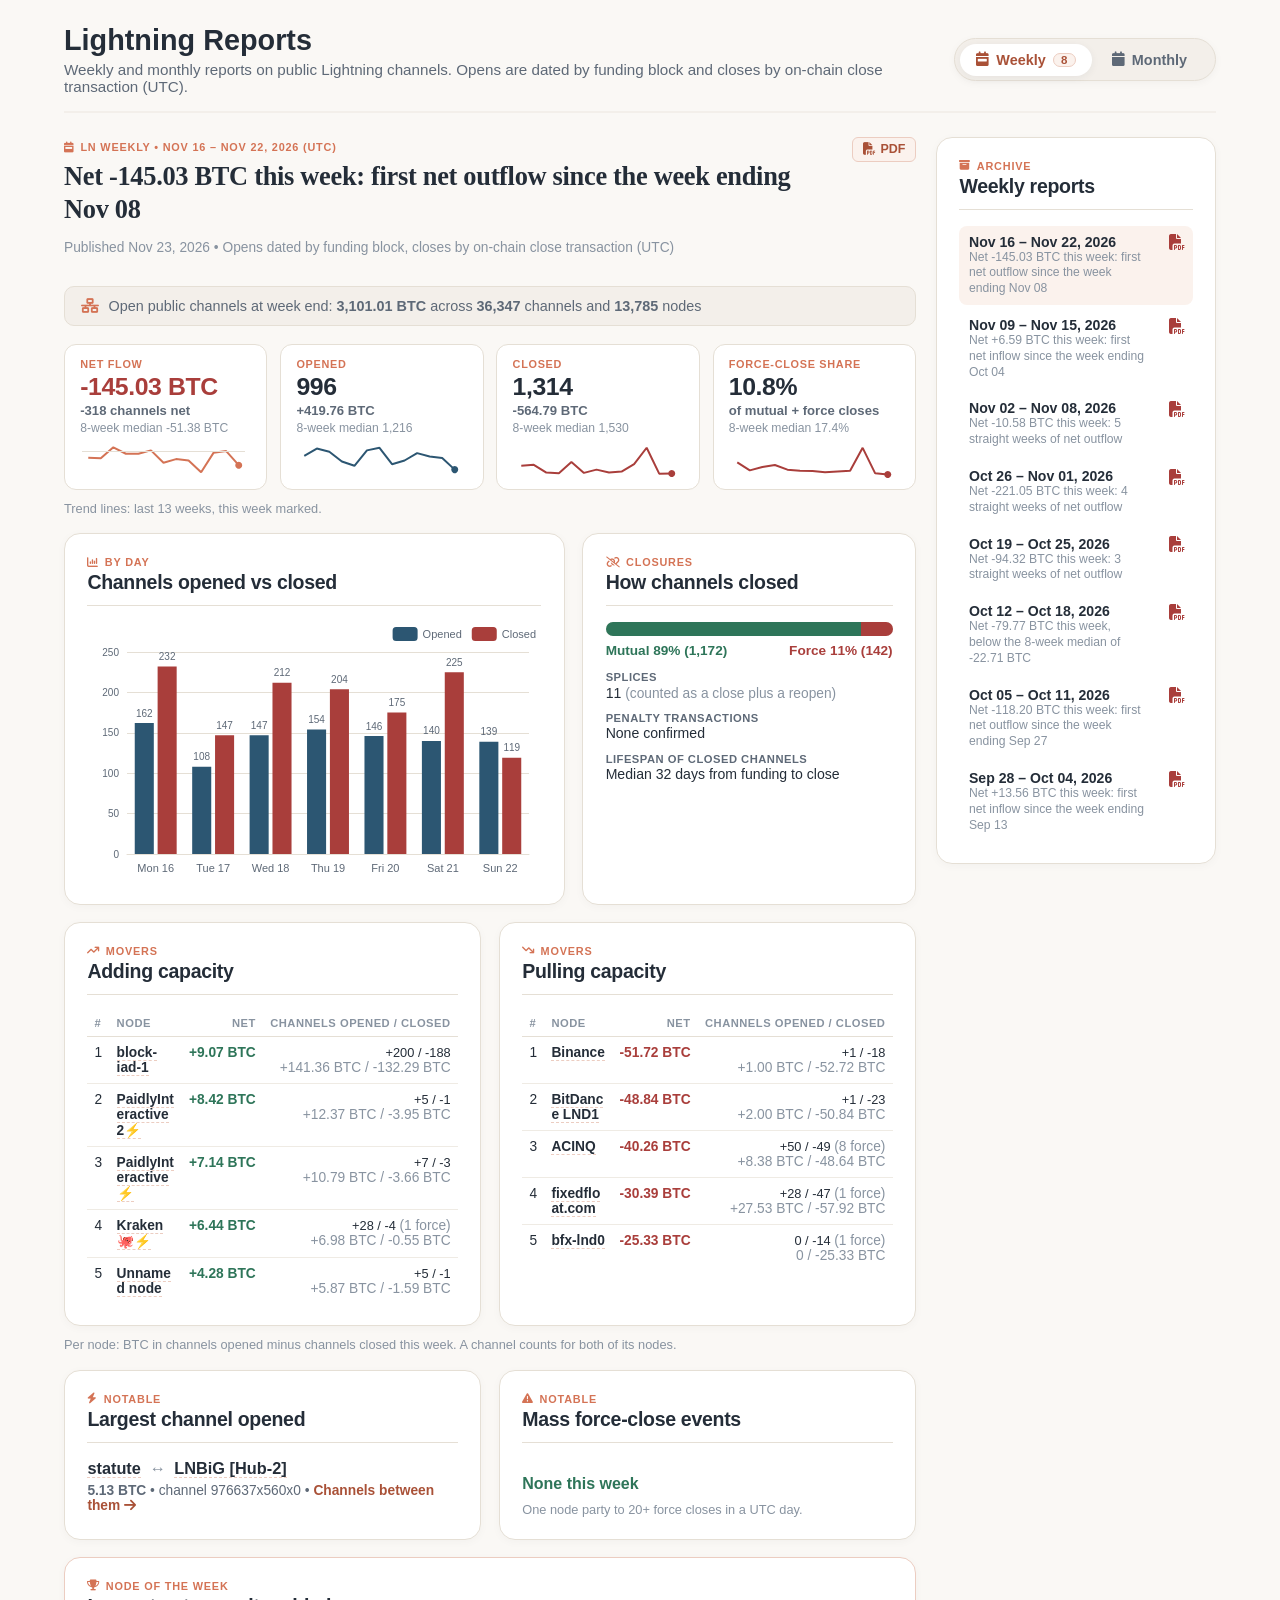
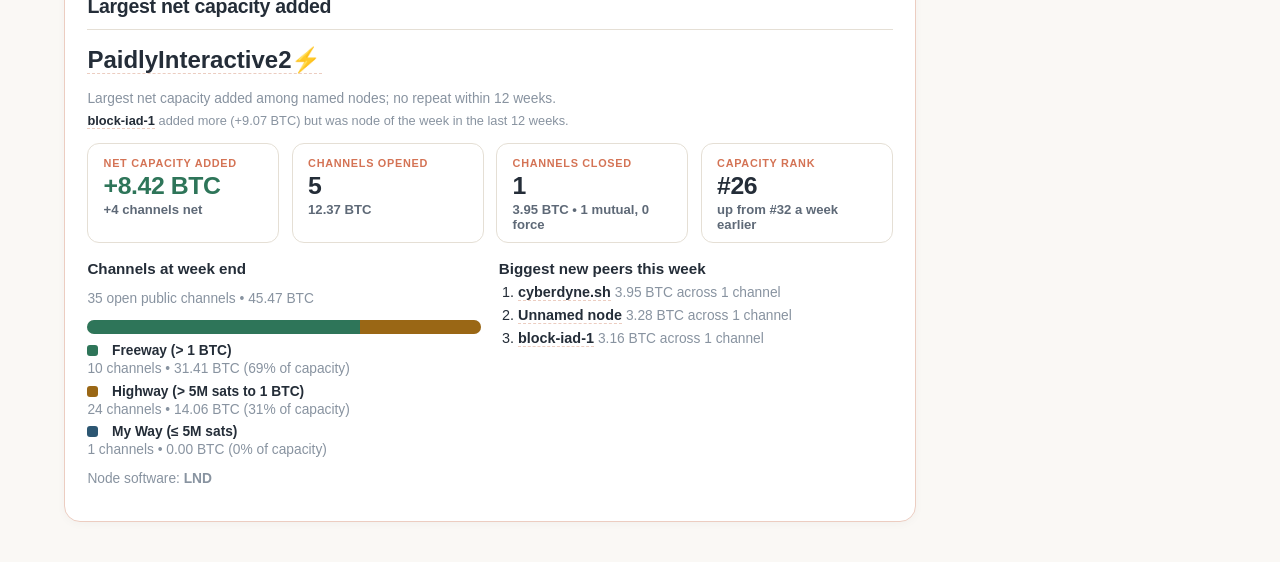
<file: reports.html>
<!DOCTYPE html>
<html lang="en">

<head>
    <meta charset="UTF-8">
    <meta name="viewport" content="width=device-width, initial-scale=1.0">
    <title>Lightning Reports — Weekly &amp; Monthly | Plebdashboard</title>
    <meta name="description" content="Weekly and monthly reports on public Lightning Network channels: opens, closes, net capacity, close types, movers and node of the week, from on-chain data. Full archive.">

    <!-- Bitcoin Data Labs styles -->
    <link rel="stylesheet" href="https://bitcoindatalabs.org/styles/styles.css" onerror="this.onerror=null;this.href='https://sorukumar.github.io/Bitcoin-Data-Labs/styles/styles.css'">
    <link rel="stylesheet" href="https://cdnjs.cloudflare.com/ajax/libs/font-awesome/6.5.1/css/all.min.css">
    <link rel="stylesheet" href="styles/main.css">
    <link rel="stylesheet" href="styles/components.css">
    <link rel="stylesheet" href="styles/ln-reports.css?v=3">
    <script src="scripts/vendor/echarts-5.5.0.min.js"></script>
</head>

<!--
    Lightning Reports: LN Weekly + LN Monthly, latest and archive.
    Data: data/reports/manifest.json + data/reports/{weekly,monthly}/<id>.json, written by
    python/automation/shared/lightning/report_snapshots.py when a report is published. This page only renders them.
    Permalinks: reports.html?weekly=<week-end YYYY-MM-DD> | reports.html?monthly=<YYYY-MM>.
    body[data-loaded] is "true" once the requested report has rendered (data-report-id names it), "error" otherwise.
    There is no fallback data: if a file fails to load, the page says so.
-->
<body class="has-fixed-header" data-loaded="false">
    <div id="header"></div>

    <div class="main-content">
        <div class="page-header-compact">
            <div class="page-header-main">
                <div class="page-title-group">
                    <h1>Lightning Reports</h1>
                    <p>Weekly and monthly reports on public Lightning channels. Opens are dated by funding block and closes by on-chain close transaction (UTC).</p>
                </div>
                <div class="rpt-tabs" role="tablist" aria-label="Report type">
                    <button type="button" class="rpt-tab" data-type="weekly" role="tab" aria-selected="false">
                        <i class="fas fa-calendar-week"></i> Weekly <span class="rpt-tab-count" data-count="weekly"></span>
                    </button>
                    <button type="button" class="rpt-tab" data-type="monthly" role="tab" aria-selected="false">
                        <i class="fas fa-calendar"></i> Monthly <span class="rpt-tab-count" data-count="monthly"></span>
                    </button>
                </div>
            </div>
        </div>

        <div class="rpt-layout">
            <main class="rpt-report" id="report" aria-live="polite">
                <div class="rpt-loading"><i class="fas fa-spinner fa-spin"></i> Loading report…</div>
            </main>
            <aside class="rpt-archive" aria-label="Report archive">
                <div class="home-card">
                    <div class="card-section-header">
                        <div class="section-title-wrap">
                            <span class="card-eyebrow"><i class="fas fa-box-archive"></i> Archive</span>
                            <h2 id="archiveTitle">Reports</h2>
                        </div>
                    </div>
                    <ol class="rpt-archive-list" id="archiveList"></ol>
                </div>
            </aside>
        </div>
    </div>

    <div id="footer"></div>

    <script src="https://bitcoindatalabs.org/components/app-components.js" onerror="this.onerror=null;this.src='https://sorukumar.github.io/Bitcoin-Data-Labs/components/app-components.js'"></script>
    <script src="scripts/app-config.js?v=3.7"></script>
    <script type="module" src="scripts/ln-reports.js?v=3"></script>
</body>

</html>
</file>
<file: styles/main.css>
:root {
    /* Brand Terracotta & Warmth (Artisanal, Organic Clay - Surgical Accent) */
    --primary: #D47355;             /* Refined Terracotta */
    --primary-hover: #BF6245;       /* Deepened Terracotta */
    --primary-dark: #A95137;        /* Hearth Terracotta */
    --primary-light: #FBF2ED;       /* Whisper Terracotta Tint */
    --primary-border: #ECCDC1;      /* Soft Terracotta Border */
    --primary-wash-hover: #F3E6DE;  /* Elevated Warm Wash on Hover */
    --accent-color: #D47355;

    /* Deep Ink & Slate (Authoritative, Literary Anthropic Structure) */
    --secondary: #242D38;           /* Deep Charcoal Slate */
    --secondary-hover: #182029;     /* Deep Ink Hover */
    --secondary-light: #F0F3F6;     /* Slate Mist Tint */

    /* Canvas & Surfaces (Warm Rice Paper, Ivory & Parchment) */
    --bg-primary: #FAF8F5;          /* Warm Alabaster Canvas */
    --bg-secondary: #F3EFEA;        /* Soft Warm Oatmeal Track */
    --bg-tertiary: #EAE4DC;         /* Muted Warm Stone Track */
    --surface: #FFFFFF;             /* Crisp Parchment Card */
    --surface-hover: #FDFCF9;       /* Card Hover Tint */

    /* Typography (Calm, Readable Ink) */
    --text-primary: #242D38;        /* Literary Deep Slate */
    --text-secondary: #5E6977;      /* Neutral Weathered Slate */
    --text-muted: #8893A0;          /* Soft Caption Grey */

    /* Borders & Dividers (Subtle, Natural Earth) */
    --border: #E5DFD5;
    --border-color: #E5DFD5;
    --border-subtle: #EFEBE4;

    /* Ghibli Botanical & Natural Accent Tones */
    --ghibli-sage: #2E7559;          /* Deep Forest Pine / Moss (Success / Active) */
    --ghibli-sage-bg: #EDF5F0;       /* Moss Mist Tint */
    --ghibli-sage-border: #D1E5D8;
    --ghibli-madder: #A93E3B;        /* Earthy Madder Red (Error / Decommissioned) */
    --ghibli-madder-bg: #FBEFEF;     /* Rose Mist Tint */
    --ghibli-amber: #9A6715;         /* Warm Harvest Straw / Gold (Rank 1 / Exchange) */
    --ghibli-amber-bg: #FEF7EA;
    --ghibli-amber-border: #F5E2B8;
    --ghibli-slate: #2C5672;         /* Twilight River Slate (Routing / Tech / Bridge) */
    --ghibli-slate-bg: #EDF3F7;
    --ghibli-slate-border: #D8E5EE;
    --ghibli-heather: #583F7A;       /* Heather Purple (LSP / Protocol) */
    --ghibli-heather-bg: #F2EEF8;
    --ghibli-heather-border: #E2D9EE;

    /* Semantic Status & Missing Variable Resolution */
    --error-color: var(--ghibli-madder);
    --success-color: var(--ghibli-sage);
    --accent-cool: var(--ghibli-slate);
    --bitcoin-orange: #D47355;

    /* Unified Channel Category Tokens (Freeway / Highway / My Way) */
    --cat-freeway: var(--ghibli-sage);
    --cat-freeway-bg: var(--ghibli-sage-bg);
    --cat-freeway-border: var(--ghibli-sage-border);
    --cat-highway: var(--ghibli-amber);
    --cat-highway-bg: var(--ghibli-amber-bg);
    --cat-highway-border: var(--ghibli-amber-border);
    --cat-myway: var(--ghibli-slate);
    --cat-myway-bg: var(--ghibli-slate-bg);
    --cat-myway-border: var(--ghibli-slate-border);

    /* Interaction & Control Tokens */
    --focus-ring: rgba(212, 115, 85, 0.2);
    --card-shadow-sm: 0 1px 3px rgba(42, 51, 66, 0.06);
    --card-shadow-md: 0 2px 8px rgba(42, 51, 66, 0.06);

    /* Container widths */
    --container-width: 90%;
    --max-content-width: 1200px;

    /* Semantic Header Overrides */
    --bdl-subnav-bg: var(--bg-primary);
}

/* Cleaner App Logo (No underlines) */
#header .app-name {
    text-decoration: none !important;
}

body {
    min-height: 100vh;
    display: flex;
    flex-direction: column;
    margin: 0;
    background: var(--bg-primary);
    color: var(--text-primary);
    font-family: -apple-system, BlinkMacSystemFont, 'Helvetica Neue', sans-serif;
}

.main-content {
    flex: 1;
    display: flex;
    flex-direction: column;
}

#footer {
    margin-top: auto;
}

/* Text Selection Rules */
* {
    user-select: text;
    pointer-events: auto;
}

button,
.btn,
.tab-btn,
.pagination-btn,
.view-btn,
.filter-preset,
.reset-btn,
.copy-btn,
.search-button,
.toggle-filters,
.sortable,
th.sortable,
.node-card:hover,
.suggestion-item,
.page-number {
    user-select: none;
}

a,
a *,
.info-item a,
.info-value a,
[href] {
    pointer-events: auto !important;
    user-select: text !important;
    cursor: pointer;
}

.info-grid,
.info-item,
.info-value,
.info-label,
.overview-section,
.node-pubkey,
.pubkey-display,
.channels-table td,
.channels-table th,
p,
span,
div:not(.btn):not(.button):not([role="button"]) {
    user-select: text !important;
    pointer-events: auto !important;
}

/* Birth transaction link styling */
.info-item a {
    color: var(--primary);
    text-decoration: underline;
    word-break: break-all;
}

.info-item a:hover {
    color: var(--primary-dark);
}

/* ==========================================================================
   HOMEPAGE HERO SECTION
   ========================================================================== */

.hero-search-section {
    width: 100%;
    background: var(--bg-primary);
    color: var(--text-primary);
    padding: 1.5rem 0 1.25rem 0;
    text-align: center;
    margin-bottom: 0.85rem;
    position: relative;
    z-index: 1;
    overflow: hidden;
}

.hero-search-section .search-box-wrapper {
    margin-bottom: 0;
}

.hero-search-section::before {
    content: '';
    position: absolute;
    top: -80px;
    left: 50%;
    transform: translateX(-50%);
    width: 600px;
    height: 300px;
    background: radial-gradient(circle at 50% 30%, rgba(212, 115, 85, 0.08) 0%, rgba(244, 194, 161, 0) 70%);
    opacity: 0.5;
    z-index: 0;
    pointer-events: none;
}

.hero-search-section h1 {
    font-size: 2.1rem;
    font-weight: 700;
    margin-bottom: 0.35rem;
    line-height: 1.2;
    color: var(--secondary);
    letter-spacing: -0.6px;
}

.search-description {
    font-size: 0.95rem;
    margin-bottom: 1.25rem;
    opacity: 0.9;
    max-width: 580px;
    margin-left: auto;
    margin-right: auto;
    color: var(--text-secondary);
    line-height: 1.4;
}

/* ==========================================================================
   NETWORK TELEMETRY STRIP (Docked Header above Command Grid)
   ========================================================================== */

.command-grid-telemetry-wrapper {
    max-width: 1200px;
    margin: 0.5rem auto 0.85rem auto;
    padding: 0 1rem;
}

.network-pulse-strip {
    width: 100%;
    padding: 0.5rem 1.25rem;
    background: var(--surface);
    border: 1px solid var(--border);
    border-radius: 12px;
    display: flex;
    align-items: center;
    justify-content: space-between;
    gap: 1.25rem;
    box-shadow: 0 2px 8px rgba(42, 51, 66, 0.04);
    font-size: 0.82rem;
    color: var(--secondary);
    position: relative;
    z-index: 2;
    transition: border-color 0.2s ease, box-shadow 0.2s ease;
}

.network-pulse-strip:hover {
    border-color: var(--primary-border);
    box-shadow: 0 4px 14px rgba(42, 51, 66, 0.06);
}

.pulse-live-badge {
    display: inline-flex;
    align-items: center;
    gap: 0.45rem;
    font-size: 0.72rem;
    font-weight: 700;
    text-transform: uppercase;
    letter-spacing: 0.6px;
    color: var(--primary-dark);
    background: var(--primary-light);
    border: 1px solid var(--primary-border);
    padding: 0.2rem 0.55rem;
    border-radius: 9999px;
    white-space: nowrap;
}

.pulse-live-dot {
    width: 7px;
    height: 7px;
    border-radius: 50%;
    background: var(--ghibli-sage);
    box-shadow: 0 0 6px var(--ghibli-sage);
    animation: pulse-glow 2.4s infinite ease-in-out;
}

@keyframes pulse-glow {
    0%, 100% { opacity: 1; transform: scale(1); }
    50% { opacity: 0.4; transform: scale(0.85); }
}

.pulse-stat-group {
    display: flex;
    align-items: center;
    gap: 1.35rem;
    flex-wrap: nowrap;
    justify-content: flex-end;
}

.pulse-stat-item {
    display: inline-flex;
    align-items: baseline;
    gap: 0.35rem;
    white-space: nowrap;
}

.pulse-stat-num {
    font-weight: 700;
    color: var(--secondary);
    font-size: 0.95rem;
    letter-spacing: -0.2px;
}

.pulse-stat-label {
    font-size: 0.78rem;
    color: var(--text-secondary);
    font-weight: 500;
}

.pulse-stat-delta {
    font-size: 0.72rem;
    font-weight: 600;
    margin-left: 0.1rem;
    padding: 0.1rem 0.35rem;
    border-radius: 6px;
}

.pulse-stat-delta.positive {
    background: var(--ghibli-sage-bg);
    color: var(--ghibli-sage);
    border: 1px solid var(--ghibli-sage-border);
}

.pulse-stat-delta.negative {
    background: var(--ghibli-madder-bg);
    color: var(--ghibli-madder);
    border: 1px solid #F2D5D4;
}

.pulse-stat-delta.neutral {
    background: var(--bg-secondary);
    color: var(--text-secondary);
}

.pulse-divider {
    color: var(--border);
    font-weight: 300;
    user-select: none;
    font-size: 0.85rem;
}

/* Dynamic Inline Insight Pill (Hidden to reduce visual density) */
.pulse-insight-inline {
    display: none !important;
}

@media (max-width: 768px) {
    .command-grid-telemetry-wrapper {
        margin-bottom: 0.5rem;
    }
    .network-pulse-strip {
        border-radius: 12px;
        flex-direction: column;
        align-items: flex-start;
        padding: 0.65rem 0.85rem;
        gap: 0.55rem;
    }
    .pulse-stat-group {
        gap: 0.4rem 0.85rem;
        flex-wrap: wrap;
        justify-content: flex-start;
    }
    .pulse-divider {
        display: none;
    }
}

/* Terminal-Style Command Search Input */
.search-input-container {
    display: flex;
    align-items: center;
    width: 100%;
    max-width: 560px;
    background: var(--surface);
    border: 1px solid var(--border);
    border-radius: 12px;
    box-shadow: 0 3px 14px rgba(42, 51, 66, 0.05);
    padding: 0.15rem 0.3rem 0.15rem 0.85rem;
    margin: 0 auto;
    position: relative;
    transition: border-color 0.2s ease, box-shadow 0.2s ease;
}

.search-input-container:focus-within {
    border-color: var(--primary);
    box-shadow: 0 0 0 3px rgba(212, 115, 85, 0.15);
}

.search-leading-icon {
    color: var(--text-secondary);
    font-size: 0.92rem;
    margin-right: 0.45rem;
    opacity: 0.75;
}

.search-input-hero {
    flex: 1;
    font-size: 0.98rem;
    padding: 0.65rem 0.4rem;
    border: none;
    outline: none;
    background: transparent;
    color: var(--text-primary);
}

.search-input-hero::placeholder {
    color: var(--text-secondary);
    opacity: 0.75;
}

.search-shortcut-hint {
    margin-right: 0.5rem;
    display: inline-flex;
    align-items: center;
}

.search-shortcut-hint kbd {
    background: var(--bg-secondary);
    border: 1px solid var(--border);
    border-radius: 4px;
    padding: 0.12rem 0.4rem;
    font-size: 0.72rem;
    font-family: inherit;
    color: var(--text-secondary);
    font-weight: 600;
}

.search-button {
    font-size: 0.88rem;
    width: 36px;
    height: 36px;
    padding: 0;
    border: 1px solid var(--primary-border);
    border-radius: 8px;
    background: var(--primary-light);
    color: var(--primary-dark);
    font-weight: 600;
    transition: all 0.2s ease;
    cursor: pointer;
    display: flex;
    align-items: center;
    justify-content: center;
    flex-shrink: 0;
}

.search-button:hover {
    background: var(--primary-wash-hover);
    color: var(--primary-dark);
    border-color: var(--primary);
    transform: translateX(1px);
    box-shadow: 0 2px 6px rgba(42, 51, 66, 0.08);
}

/* Quick Jump Tags */
.search-quick-tags {
    display: flex;
    align-items: center;
    justify-content: center;
    gap: 0.4rem;
    flex-wrap: wrap;
    margin-top: 0.75rem;
    font-size: 0.78rem;
}

.quick-tags-label {
    color: var(--text-secondary);
    font-weight: 500;
    margin-right: 0.2rem;
    display: inline-flex;
    align-items: center;
    gap: 0.3rem;
}

.quick-tags-label i {
    color: var(--primary);
    font-size: 0.75rem;
}

.quick-tag-chip {
    background: var(--surface);
    border: 1px solid var(--border);
    border-radius: 999px;
    padding: 0.18rem 0.65rem;
    font-size: 0.74rem;
    font-weight: 500;
    color: var(--text-secondary);
    cursor: pointer;
    transition: all 0.15s ease;
}

.quick-tag-chip:hover {
    background: var(--primary-light);
    color: var(--primary-dark);
    border-color: var(--primary-border);
    transform: translateY(-1px);
    box-shadow: 0 2px 6px rgba(212, 115, 85, 0.1);
}

/* Search Suggestions */
.search-suggestions {
    position: absolute;
    top: 100%;
    left: 0;
    right: 0;
    background: var(--surface);
    border: 1px solid var(--border);
    border-top: none;
    border-radius: 0 0 16px 16px;
    max-height: 240px;
    overflow-y: auto;
    z-index: 10001;
    display: none;
    box-shadow: 0 8px 32px rgba(42, 51, 66, 0.12);
    margin-top: 0;
    width: auto;
}

.suggestion-item {
    padding: 12px 24px;
    border-bottom: 1px solid var(--border-subtle);
    cursor: pointer;
    display: flex;
    justify-content: space-between;
    align-items: center;
    transition: all 0.15s ease;
    background: var(--surface);
    color: var(--text-primary);
}

.suggestion-item:hover,
.suggestion-item.highlighted {
    background: var(--primary-light);
    color: var(--text-primary);
    border-left: 3px solid var(--primary);
    padding-left: 21px;
}

.suggestion-item:last-child {
    border-bottom: none;
}

.suggestion-main {
    display: flex;
    align-items: center;
    gap: 0.5rem;
    flex: 1;
}

.suggestion-alias {
    font-weight: 500;
    color: var(--text-primary);
}

.suggestion-alias mark {
    background-color: #fff3cd;
    color: #856404;
    padding: 0.1em 0.2em;
    border-radius: 2px;
}

.suggestion-item.highlighted .suggestion-alias mark {
    background-color: rgba(255, 255, 255, 0.3);
    color: var(--surface);
}

.suggestion-rank {
    font-size: 0.8rem;
    color: var(--primary);
    background: var(--bg-secondary);
    padding: 0.2rem 0.5rem;
    border-radius: 10px;
    font-weight: 500;
}

.suggestion-item.highlighted .suggestion-rank {
    background: rgba(255, 255, 255, 0.2);
    color: var(--surface);
}

.suggestion-pubkey {
    font-size: 0.8rem;
    color: var(--text-secondary);
    font-family: monospace;
}

/* Search Error Toast */
.search-error-toast {
    position: fixed;
    top: 100px;
    left: 50%;
    transform: translateX(-50%) translateY(-100px);
    background: #dc3545;
    color: var(--surface);
    padding: 12px 20px;
    border-radius: 8px;
    box-shadow: 0 4px 12px rgba(220, 53, 69, 0.3);
    z-index: 10000;
    display: flex;
    align-items: center;
    gap: 0.5rem;
    font-size: 0.9rem;
    opacity: 0;
    transition: all 0.3s ease;
    max-width: 400px;
    text-align: center;
}

.search-error-toast.show {
    opacity: 1;
    transform: translateX(-50%) translateY(0);
}

.search-error-toast i {
    font-size: 1rem;
}

/* ==========================================================================
   HOMEPAGE COMMAND GRID: LEADERBOARD PREVIEW & NETWORK DISPATCH
   ========================================================================== */

.home-command-grid {
    display: grid;
    grid-template-columns: 1.4fr 1fr;
    gap: 1.35rem;
    max-width: 1200px;
    margin: 0 auto 2.5rem auto;
    padding: 0.2rem 1rem 2rem 1rem;
    align-items: flex-start;
}

.home-dispatch-col {
    display: flex;
    flex-direction: column;
    gap: 1.25rem;
    align-self: flex-start;
}

/* Leaderboard Preview Card Styles */
.home-leaderboard-card {
    height: fit-content;
    align-self: flex-start;
}

.leaderboard-tabs-bar {
    display: flex;
    align-items: center;
    gap: 0.4rem;
    margin-bottom: 0.85rem;
    flex-wrap: wrap;
}

.lead-tab-btn {
    border: 1px solid var(--border);
    background: var(--bg-secondary);
    color: var(--text-secondary);
    font-size: 0.78rem;
    font-weight: 600;
    padding: 0.28rem 0.75rem;
    border-radius: 6px;
    cursor: pointer;
    transition: all 0.15s ease;
}

.lead-tab-btn:hover {
    color: var(--secondary);
    background: var(--surface);
    border-color: var(--primary-border);
}

.lead-tab-btn.active {
    background: var(--surface);
    color: var(--secondary);
    font-weight: 700;
    border-color: var(--border);
    box-shadow: 0 1px 4px rgba(42, 51, 66, 0.08);
}

.home-leaderboard-table-wrap {
    width: 100%;
    overflow-x: auto;
}

.home-leaderboard-table {
    width: 100%;
    border-collapse: separate;
    border-spacing: 0;
    font-size: 0.84rem;
}

.home-leaderboard-table th {
    font-size: 0.7rem;
    font-weight: 700;
    text-transform: uppercase;
    letter-spacing: 0.5px;
    color: var(--text-secondary);
    padding: 0.45rem 0.65rem 0.65rem 0.65rem;
    border-bottom: 1px solid var(--border);
}

.home-leaderboard-table td {
    padding: 0.65rem 0.65rem;
    border-bottom: 1px solid var(--border);
    color: var(--secondary);
    vertical-align: middle;
    transition: background 0.15s ease;
}

.home-leaderboard-table tr:last-child td {
    border-bottom: none;
}

.home-leaderboard-row {
    cursor: pointer;
    transition: background 0.15s ease;
}

.home-leaderboard-row:hover td {
    background: rgba(212, 115, 85, 0.035);
}

.lead-rank-badge {
    display: inline-flex;
    align-items: center;
    justify-content: center;
    min-width: 28px;
    height: 24px;
    padding: 0 0.35rem;
    border-radius: 6px;
    font-size: 0.76rem;
    font-weight: 700;
    color: var(--secondary);
    background: var(--bg-secondary);
}

.lead-rank-1 { background: var(--ghibli-amber-bg); color: var(--ghibli-amber); font-weight: 800; border: 1px solid var(--ghibli-amber-border); }
.lead-rank-2 { background: #F2EFF5; color: #4E5868; font-weight: 800; border: 1px solid #DFDBE5; }
.lead-rank-3 { background: var(--primary-light); color: var(--primary-dark); font-weight: 800; border: 1px solid var(--primary-border); }

.lead-node-info {
    display: flex;
    flex-direction: column;
    gap: 0.15rem;
}

.lead-node-alias {
    font-weight: 600;
    color: var(--secondary);
    text-decoration: none;
    font-size: 0.88rem;
}

.lead-node-alias:hover {
    color: var(--primary);
}

.lead-badges-row {
    display: flex;
    align-items: center;
    gap: 0.35rem;
    flex-wrap: wrap;
}

.lead-entity-chip {
    font-size: 0.68rem;
    font-weight: 600;
    color: var(--primary-dark);
    background: var(--primary-light);
    border: 1px solid var(--primary-border);
    padding: 0.1rem 0.4rem;
    border-radius: 4px;
}

.lead-type-chip {
    font-size: 0.66rem;
    font-weight: 600;
    color: var(--ghibli-slate);
    background: var(--ghibli-slate-bg);
    border: 1px solid #D8E5EE;
    padding: 0.1rem 0.38rem;
    border-radius: 4px;
}

.lead-cap-val {
    font-weight: 700;
    color: var(--secondary);
    text-align: right;
    white-space: nowrap;
}

.lead-chan-val {
    color: var(--text-secondary);
    font-weight: 600;
    text-align: right;
    white-space: nowrap;
}

.lead-centrality-pill {
    font-size: 0.7rem;
    font-weight: 700;
    padding: 0.15rem 0.45rem;
    border-radius: 999px;
    background: var(--ghibli-sage-bg);
    color: var(--ghibli-sage);
    border: 1px solid var(--ghibli-sage-border);
    display: inline-block;
    text-align: center;
    white-space: nowrap;
}

.lead-table-loading {
    text-align: center;
    padding: 2.5rem !important;
    color: var(--text-secondary);
    font-size: 0.9rem;
}

.home-card {
    background: var(--surface);
    border: 1px solid var(--border);
    border-radius: 16px;
    padding: 1.35rem 1.4rem;
    box-shadow: 0 2px 10px rgba(0, 0, 0, 0.03);
    display: flex;
    flex-direction: column;
    position: relative;
    transition: border-color 0.2s ease, box-shadow 0.2s ease;
}

.home-card:hover {
    border-color: var(--primary-border);
    box-shadow: 0 4px 18px rgba(42, 51, 66, 0.05);
}

.card-section-header {
    display: flex;
    align-items: flex-start;
    justify-content: space-between;
    gap: 0.75rem;
    margin-bottom: 1rem;
    padding-bottom: 0.65rem;
    border-bottom: 1px solid var(--border);
}

.section-title-wrap {
    display: flex;
    flex-direction: column;
    gap: 0.2rem;
}

.card-eyebrow {
    font-size: 0.68rem;
    font-weight: 700;
    text-transform: uppercase;
    letter-spacing: 0.8px;
    color: var(--primary);
    display: inline-flex;
    align-items: center;
    gap: 0.35rem;
}

.spotlight-eyebrow {
    color: var(--primary-dark);
}

.card-section-header h2 {
    font-size: 1.22rem;
    font-weight: 700;
    color: var(--secondary);
    margin: 0;
    letter-spacing: -0.3px;
    line-height: 1.2;
}

.card-action-link {
    font-size: 0.78rem;
    font-weight: 600;
    color: var(--primary-dark);
    text-decoration: none;
    display: inline-flex;
    align-items: center;
    gap: 0.35rem;
    white-space: nowrap;
    padding: 0.28rem 0.6rem;
    background: var(--primary-light);
    border: 1px solid var(--primary-border);
    border-radius: 6px;
    transition: all 0.2s ease;
}

.card-action-link:hover {
    background: var(--primary-wash-hover);
    color: var(--primary-dark);
    border-color: var(--primary);
}

/* 1. Macro Velocity Badges Row (Streamlined) */
.velocity-badges-row {
    display: flex;
    align-items: center;
    justify-content: flex-start;
    gap: 0.65rem;
    flex-wrap: wrap;
    background: var(--bg-secondary);
    border: 1px solid var(--border);
    border-radius: 8px;
    padding: 0.45rem 0.85rem;
    margin-bottom: 0.85rem;
    font-size: 0.78rem;
    color: var(--secondary);
}

.vel-badge-item {
    display: inline-flex;
    align-items: center;
    gap: 0.35rem;
    color: var(--text-secondary);
    white-space: nowrap;
}

.vel-badge-item i {
    color: var(--primary);
    font-size: 0.75rem;
}

.vel-badge-item strong {
    color: var(--secondary);
    font-weight: 700;
}

.vel-badge-sep {
    color: var(--border);
    font-weight: 700;
    user-select: none;
}

/* 2. 7-Day Velocity Interactive SVG Chart */
.velocity-chart-wrapper {
    background: var(--bg-secondary);
    border: 1px solid var(--border);
    border-radius: 12px;
    padding: 0.75rem 0.9rem;
    margin-bottom: 0.9rem;
    position: relative;
}

.chart-header-row {
    display: flex;
    align-items: center;
    justify-content: space-between;
    margin-bottom: 0.6rem;
    flex-wrap: wrap;
    gap: 0.4rem;
}

.chart-title {
    font-size: 0.76rem;
    font-weight: 700;
    color: var(--secondary);
    display: inline-flex;
    align-items: center;
    gap: 0.35rem;
}

.chart-title i {
    color: var(--primary);
}

.chart-legend {
    display: flex;
    align-items: center;
    gap: 0.75rem;
    font-size: 0.72rem;
    color: var(--text-secondary);
    flex-wrap: wrap;
}

.legend-chip {
    display: inline-flex;
    align-items: center;
    gap: 0.3rem;
}

.legend-chip strong {
    color: var(--secondary);
    font-weight: 700;
}

.legend-chip-sub {
    font-size: 0.7rem;
    color: var(--text-secondary);
    padding-left: 0.5rem;
    border-left: 1px solid var(--border);
}

.legend-chip-sub strong {
    color: var(--secondary);
    font-weight: 600;
}

.legend-color {
    width: 9px;
    height: 9px;
    border-radius: 2px;
}

.legend-bar {
    background: rgba(212, 115, 85, 0.65);
    border-radius: 2px;
}

.legend-dot {
    background: var(--ghibli-sage);
    border-radius: 50%;
}

.velocity-svg-container {
    width: 100%;
    height: 125px;
    position: relative;
}

.velocity-svg-container svg {
    width: 100%;
    height: 100%;
    overflow: visible;
}

.velocity-bar {
    fill: rgba(212, 115, 85, 0.45);
    transition: fill 0.2s ease, opacity 0.2s ease;
    cursor: pointer;
    rx: 3px;
}

.velocity-bar:hover {
    fill: rgba(212, 115, 85, 0.65);
    opacity: 0.95;
}

.velocity-dot {
    fill: var(--ghibli-sage);
    stroke: var(--surface);
    stroke-width: 2px;
    cursor: pointer;
    transition: r 0.2s ease;
}

.velocity-dot:hover {
    r: 5.5;
}

.velocity-line {
    fill: none;
    stroke: var(--ghibli-sage);
    stroke-width: 2.2px;
    stroke-linecap: round;
    stroke-linejoin: round;
}

.velocity-axis-text {
    font-size: 0.65rem;
    fill: var(--text-secondary);
    text-anchor: middle;
    font-family: inherit;
}

.velocity-tooltip {
    position: absolute;
    background: var(--secondary);
    color: #fff;
    padding: 0.35rem 0.65rem;
    border-radius: 6px;
    font-size: 0.72rem;
    pointer-events: none;
    box-shadow: 0 4px 12px rgba(36, 45, 56, 0.2);
    z-index: 10;
    transform: translate(-50%, -120%);
    white-space: nowrap;
    transition: opacity 0.15s ease;
}

.velocity-tooltip strong {
    color: var(--primary-border);
}

/* 3. Corridor Highlight of the Week */
.corridor-highlight-box {
    background: var(--primary-light);
    border: 1px dashed var(--primary-border);
    border-radius: 10px;
    padding: 0.65rem 0.85rem;
    display: flex;
    flex-direction: column;
    gap: 0.25rem;
    margin-top: auto;
}

.corridor-badge {
    font-size: 0.68rem;
    font-weight: 700;
    color: var(--primary-dark);
    text-transform: uppercase;
    letter-spacing: 0.5px;
    display: inline-flex;
    align-items: center;
    gap: 0.3rem;
}

.corridor-content {
    font-size: 0.82rem;
    color: var(--secondary);
    line-height: 1.35;
}

.corridor-content strong {
    color: var(--secondary);
    font-weight: 700;
}

.corridor-content .cap-pill {
    background: var(--ghibli-sage-bg);
    color: var(--ghibli-sage);
    border: 1px solid var(--ghibli-sage-border);
    padding: 0.1rem 0.4rem;
    border-radius: 4px;
    font-weight: 700;
    font-size: 0.78rem;
    margin-left: 0.3rem;
}

/* 4. Daily Spotlight Card Styles */
.daily-spotlight-card {
    border-color: var(--primary-border);
    background: linear-gradient(180deg, var(--surface) 0%, var(--primary-light) 100%);
}

.spotlight-date-pill {
    font-size: 0.72rem;
    font-weight: 700;
    color: var(--primary-dark);
    background: var(--primary-light);
    border: 1px solid var(--primary-border);
    padding: 0.2rem 0.55rem;
    border-radius: 999px;
    white-space: nowrap;
}

.spotlight-loading {
    display: flex;
    flex-direction: column;
    align-items: center;
    justify-content: center;
    min-height: 220px;
    color: var(--text-secondary);
    gap: 0.5rem;
}

.spotlight-body {
    display: flex;
    flex-direction: column;
    flex: 1;
}

.spotlight-node-header {
    display: flex;
    align-items: flex-start;
    justify-content: space-between;
    gap: 0.75rem;
    margin-bottom: 0.65rem;
}

.spotlight-alias-group {
    display: flex;
    flex-direction: column;
    gap: 0.25rem;
}

.spotlight-alias {
    font-size: 1.3rem;
    font-weight: 700;
    color: var(--secondary);
    line-height: 1.2;
    text-decoration: none;
    transition: color 0.15s ease;
}

.spotlight-alias:hover {
    color: var(--primary);
}

.spotlight-tags {
    display: flex;
    align-items: center;
    gap: 0.4rem;
    flex-wrap: wrap;
}

.spotlight-entity-tag {
    font-size: 0.7rem;
    font-weight: 600;
    color: var(--ghibli-slate);
    background: var(--ghibli-slate-bg);
    border: 1px solid #D8E5EE;
    padding: 0.15rem 0.45rem;
    border-radius: 4px;
    display: inline-flex;
    align-items: center;
    gap: 0.25rem;
}

.spotlight-type-tag {
    font-size: 0.7rem;
    font-weight: 500;
    color: var(--text-secondary);
    background: var(--bg-secondary);
    padding: 0.15rem 0.45rem;
    border-radius: 4px;
    border: 1px solid var(--border);
}

.spotlight-rank-badge {
    background: var(--surface);
    border: 1.5px solid var(--primary-border);
    color: var(--primary-dark);
    font-size: 0.92rem;
    font-weight: 800;
    padding: 0.35rem 0.75rem;
    border-radius: 8px;
    white-space: nowrap;
    box-shadow: 0 1px 3px rgba(42, 51, 66, 0.05);
    display: flex;
    flex-direction: column;
    align-items: center;
    line-height: 1.1;
}

.spotlight-rank-badge span {
    font-size: 0.58rem;
    font-weight: 700;
    color: var(--primary);
    text-transform: uppercase;
    letter-spacing: 0.5px;
}

.spotlight-rationale-quote {
    background: var(--bg-primary);
    border-left: 3px solid var(--primary);
    padding: 0.55rem 0.75rem;
    border-radius: 0 8px 8px 0;
    font-size: 0.82rem;
    color: var(--text-primary);
    line-height: 1.4;
    margin-bottom: 0.9rem;
    font-style: italic;
}

.spotlight-stats-grid {
    display: grid;
    grid-template-columns: repeat(3, 1fr);
    gap: 0.5rem;
    margin-bottom: 1rem;
}

.spotlight-stat-item {
    background: var(--surface);
    border: 1px solid var(--border);
    border-radius: 8px;
    padding: 0.5rem 0.4rem;
    text-align: center;
}

.spotlight-stat-val {
    font-size: 0.98rem;
    font-weight: 700;
    color: var(--secondary);
    line-height: 1.2;
}

.spotlight-stat-lbl {
    font-size: 0.66rem;
    font-weight: 600;
    color: var(--text-secondary);
    text-transform: uppercase;
    letter-spacing: 0.4px;
    margin-top: 0.15rem;
}

.spotlight-actions-row {
    display: flex;
    gap: 0.5rem;
    margin-top: auto;
    margin-bottom: 0.85rem;
}

.spotlight-btn-primary {
    flex: 1;
    background: var(--primary-light);
    color: var(--primary-dark);
    border: 1px solid var(--primary-border);
    padding: 0.55rem 0.85rem;
    border-radius: 8px;
    font-size: 0.82rem;
    font-weight: 700;
    text-decoration: none;
    display: inline-flex;
    align-items: center;
    justify-content: center;
    gap: 0.4rem;
    transition: all 0.2s ease;
}

.spotlight-btn-primary:hover {
    background: var(--primary-wash-hover);
    color: var(--primary-dark);
    border-color: var(--primary);
    transform: translateY(-1px);
    box-shadow: 0 2px 6px rgba(42, 51, 66, 0.08);
}

.spotlight-btn-secondary {
    background: var(--surface);
    color: var(--text-primary);
    border: 1px solid var(--border);
    padding: 0.55rem 0.85rem;
    border-radius: 8px;
    font-size: 0.82rem;
    font-weight: 600;
    text-decoration: none;
    display: inline-flex;
    align-items: center;
    justify-content: center;
    gap: 0.4rem;
    transition: all 0.2s ease;
}

.spotlight-btn-secondary:hover {
    background: var(--primary-light);
    border-color: var(--primary-border);
    color: var(--primary-dark);
}

/* Recent Spotlights Ticker */
.recent-spotlights-container {
    padding-top: 0.75rem;
    border-top: 1px solid var(--border);
    display: flex;
    flex-direction: column;
    gap: 0.35rem;
}

.recent-spotlights-label {
    font-size: 0.7rem;
    font-weight: 600;
    color: var(--text-secondary);
    text-transform: uppercase;
    letter-spacing: 0.4px;
    display: inline-flex;
    align-items: center;
    gap: 0.3rem;
}

.recent-spotlights-chips {
    display: flex;
    align-items: center;
    gap: 0.4rem;
    flex-wrap: wrap;
}

.spotlight-chip {
    background: var(--bg-secondary);
    border: 1px solid var(--border);
    border-radius: 6px;
    padding: 0.2rem 0.5rem;
    font-size: 0.72rem;
    color: var(--text-secondary);
    cursor: pointer;
    transition: all 0.15s ease;
    display: inline-flex;
    align-items: center;
    gap: 0.3rem;
}

.spotlight-chip:hover,
.spotlight-chip.active {
    border-color: var(--primary-border);
    background: var(--primary-light);
    color: var(--primary-dark);
    font-weight: 600;
}

.spotlight-chip-day {
    font-weight: 700;
    color: var(--primary-dark);
}

@media (max-width: 992px) {
    .home-command-grid {
        grid-template-columns: 1fr;
        gap: 1.25rem;
    }
}

/* ==========================================================================
   NODE CARD (Shared across homepage and explorers)
   ========================================================================== */

.node-card {
    display: block;
    background: var(--surface);
    border: 1px solid var(--border);
    border-radius: 18px;
    box-shadow: 0 2px 12px rgba(42, 51, 66, 0.06);
    padding: 1.7rem 1.5rem 1.3rem 1.5rem;
    text-decoration: none;
    color: var(--text-primary);
    transition: all 0.3s ease;
    position: relative;
    overflow: hidden;
    margin-bottom: 0.5rem;
}

.node-card:hover {
    transform: translateY(-3px) scale(1.015);
    box-shadow: 0 8px 32px rgba(212, 115, 85, 0.10);
    border-color: var(--primary);
}

.node-header {
    margin-bottom: 1rem;
    padding-right: 5.2rem;
    color: var(--secondary);
    padding-bottom: 0.7rem;
    border-bottom: 1px solid var(--bg-secondary);
    margin-bottom: 1.1rem;
}

.node-alias {
    font-size: 1.25rem;
    font-weight: 600;
    color: var(--secondary);
    margin-bottom: 0.25rem;
    overflow: hidden;
    text-overflow: ellipsis;
    white-space: nowrap;
}

.node-type {
    display: flex;
    align-items: center;
    gap: 0.5rem;
    color: var(--text-secondary);
    font-size: 0.9rem;
}

.node-comment {
    color: var(--text-secondary);
    font-style: italic;
    margin-bottom: 1.1rem;
    line-height: 1.4;
    min-height: 2.8rem;
}

.node-stat-pills {
    display: grid;
    grid-template-columns: repeat(3, 1fr);
    gap: 0.6rem;
    margin-top: 0.9rem;
    padding-top: 0.9rem;
    border-top: 1px solid var(--border);
}

.stat-pill {
    display: flex;
    flex-direction: column;
    align-items: center;
    justify-content: center;
    background: var(--bg-secondary);
    border: 1px solid var(--border);
    border-radius: 10px;
    padding: 0.45rem 0.3rem;
    text-align: center;
}

.stat-pill-val {
    font-size: 0.95rem;
    font-weight: 700;
    color: var(--secondary);
    white-space: nowrap;
}

.stat-pill-lbl {
    font-size: 0.7rem;
    color: var(--text-secondary);
    text-transform: uppercase;
    letter-spacing: 0.5px;
    margin-top: 0.15rem;
}

.node-stats {
    display: grid;
    grid-template-columns: 1fr 1fr;
    gap: 1rem;
    background: var(--bg-secondary);
}

.node-stat {
    text-align: center;
    padding: 0.75rem;
    background: var(--bg-secondary);
    border-radius: 8px;
    color: var(--text-primary);
}

.stat-value {
    font-size: 1.1rem;
    font-weight: 600;
    color: var(--primary);
}

.stat-name {
    font-size: 0.8rem;
    color: var(--text-secondary);
    margin-top: 0.25rem;
}

/* ==========================================================================
   FEATURE LINKS ROW (Homepage only)
   ========================================================================== */

.feature-links-row {
    display: flex;
    justify-content: center;
    align-items: stretch;
    gap: 2.5rem;
    margin: 0 auto 0.7rem auto;
    max-width: 900px;
    width: 100%;
    z-index: 2;
    position: relative;
}

.feature-link {
    display: flex;
    align-items: center;
    gap: 1.1rem;
    text-decoration: none;
    background: none;
    border: none;
    box-shadow: none;
    padding: 0.5rem 0.2rem;
    border-radius: 10px;
    transition: background 0.15s, box-shadow 0.15s, transform 0.15s;
    color: var(--secondary);
    min-width: 0;
}

.feature-link:hover,
.feature-link:focus {
    background: var(--bg-secondary);
    box-shadow: 0 2px 12px rgba(212, 115, 85, 0.07);
    color: var(--primary);
    transform: translateY(-2px) scale(1.03);
}

.feature-icon {
    font-size: 2.1rem;
    color: var(--primary);
    flex-shrink: 0;
    display: flex;
    align-items: center;
    justify-content: center;
}

.feature-link:hover .feature-icon {
    color: var(--secondary);
}

.feature-content {
    display: flex;
    flex-direction: column;
    min-width: 0;
}

.feature-title {
    font-size: 1.13rem;
    font-weight: 600;
    color: var(--secondary);
    margin-bottom: 0.1rem;
    line-height: 1.1;
    white-space: nowrap;
}

.feature-desc {
    font-size: 0.98rem;
    color: var(--text-secondary);
    line-height: 1.2;
    opacity: 0.92;
    white-space: normal;
}

/* ==========================================================================
   LOADING STATE
   ========================================================================== */

.loading-state {
    display: flex;
    justify-content: center;
    align-items: center;
    min-height: 200px;
    color: var(--text-secondary);
}

.loading-content {
    text-align: center;
}

.loading-content i {
    font-size: 2rem;
    margin-bottom: 1rem;
    display: block;
}

/* ==========================================================================
   RESPONSIVE DESIGN
   ========================================================================== */

@media (max-width: 900px) {
    .feature-links-row {
        gap: 1.2rem;
        max-width: 98vw;
    }

    .feature-title {
        font-size: 1rem;
    }

    .feature-desc {
        font-size: 0.93rem;
    }
}

@media (max-width: 960px) {
    .home-command-grid {
        grid-template-columns: 1fr;
    }
}

@media (max-width: 768px) {
    .hero-search-section {
        padding: 2.2rem 0 1.5rem 0;
    }

    .hero-search-section h1 {
        font-size: 2rem;
    }

    .hero-search-section::before {
        width: 400px;
        height: 250px;
        top: -60px;
    }

    .search-description {
        font-size: 1rem;
        margin-bottom: 2rem;
    }

    .search-input-container {
        max-width: 100%;
        padding: 0.15rem 0.2rem;
    }

    .search-input-hero,
    .search-button {
        font-size: 1rem;
        padding: 0.7rem 0.9rem;
    }

    .search-suggestions {
        right: 0;
        left: 0;
        margin: 0 1rem;
    }

    .search-error-toast {
        margin: 0 1rem;
        max-width: calc(100% - 2rem);
    }

    .featured-nodes-grid {
        grid-template-columns: 1fr;
        gap: 1rem;
    }
}

@media (max-width: 600px) {
    .feature-links-row {
        flex-direction: column;
        align-items: stretch;
        gap: 0.7rem;
        margin-top: 1.2rem;
    }

    .feature-link {
        padding: 0.7rem 0.5rem;
        border-radius: 12px;
        justify-content: flex-start;
    }

    .feature-title {
        font-size: 1rem;
    }

    .feature-desc {
        font-size: 0.9rem;
    }
}
</file>
<file: styles/components.css>
/* ==========================================================================
   REUSABLE UI COMPONENTS
   Centralized component library to eliminate CSS redundancy
   ========================================================================== */

/* Global text selection rules - allow by default */
* {
    user-select: text !important;
    pointer-events: auto !important;
}

/* Only prevent text selection on specific UI controls */
button,
.btn,
.btn-primary,
.btn-secondary,
.btn-ghost,
.btn-action,
.nav-btn,
.pagination-btn,
.page-number,
.tab-btn,
input[type="button"],
input[type="submit"],
input[type="reset"],
[role="button"],
.sortable,
th.sortable {
    user-select: none !important;
}

/* Ensure all links and text content remain selectable and clickable */
a,
a *,
[href],
[href] *,
.info-item,
.info-value,
.info-label,
span,
p,
div:not(.btn):not([role="button"]),
td,
th:not(.sortable),
.overview-section,
.ranking-card,
.metric-card {
    user-select: text !important;
    pointer-events: auto !important;
}

/* ==========================================================================
   BUTTONS
   ========================================================================== */

.btn {
    display: inline-flex;
    align-items: center;
    gap: 0.5rem;
    padding: 0.75rem 1.5rem;
    border-radius: 12px;
    text-decoration: none;
    font-weight: 500;
    transition: all 0.3s ease;
    border: none;
    cursor: pointer;
    font-size: 0.9rem;
    text-align: center;
    justify-content: center;
    position: relative;
    overflow: hidden;
}

.btn::before {
    content: '';
    position: absolute;
    top: 0;
    left: -100%;
    width: 100%;
    height: 100%;
    background: linear-gradient(90deg, transparent, rgba(255, 255, 255, 0.1), transparent);
    transition: left 0.5s;
}

.btn:hover::before {
    left: 100%;
}

.btn-primary {
    background: var(--primary);
    color: #ffffff;
    border: 1px solid var(--primary);
    box-shadow: 0 1px 3px rgba(212, 115, 85, 0.2);
}

.btn-primary:hover {
    background: var(--primary-hover);
    border-color: var(--primary-hover);
    color: #ffffff;
    transform: translateY(-1px);
    box-shadow: 0 3px 8px rgba(212, 115, 85, 0.22);
}

.btn-secondary {
    background: var(--surface);
    color: var(--text-primary);
    border: 1px solid var(--border);
    box-shadow: 0 1px 2px rgba(0, 0, 0, 0.03);
}

.btn-secondary:hover {
    background: var(--primary-light);
    color: var(--primary-dark);
    border-color: var(--primary-border);
    transform: translateY(-1px);
    box-shadow: 0 2px 6px rgba(42, 51, 66, 0.08);
}

.btn-ghost {
    background: transparent;
    color: var(--secondary);
    border: 1px solid var(--border);
}

.btn-ghost:hover {
    background: var(--bg-secondary);
    color: var(--text-primary);
    border-color: var(--text-secondary);
    transform: translateY(-1px);
}

.btn-small {
    padding: 0.45rem 0.85rem;
    font-size: 0.82rem;
    border-radius: 6px;
}

.btn-large {
    padding: 0.85rem 1.75rem;
    font-size: 1rem;
    border-radius: 12px;
}

/* Modern action button for cards */
.btn-action {
    display: inline-flex;
    align-items: center;
    gap: 0.5rem;
    padding: 0.45rem 1rem;
    background: var(--surface);
    color: var(--text-primary);
    border: 1px solid var(--border);
    border-radius: 999px;
    text-decoration: none;
    font-size: 0.82rem;
    font-weight: 600;
    transition: all 0.2s ease;
}

.btn-action:hover {
    background: var(--primary-light);
    color: var(--primary-dark);
    border-color: var(--primary-border);
    transform: translateY(-1px);
    box-shadow: 0 2px 6px rgba(212, 115, 85, 0.1);
}

/* Navigation button group */
.nav-btn-group {
    display: flex;
    gap: 0.5rem;
    flex-wrap: wrap;
}

.nav-btn {
    display: inline-flex;
    align-items: center;
    gap: 0.4rem;
    padding: 0.55rem 0.95rem;
    background: var(--surface);
    color: var(--text-primary);
    border: 1px solid var(--border);
    border-radius: 8px;
    text-decoration: none;
    font-size: 0.84rem;
    font-weight: 500;
    transition: all 0.2s ease;
    box-shadow: 0 1px 3px rgba(0, 0, 0, 0.03);
}

.nav-btn:hover {
    background: var(--primary-light);
    color: var(--primary-dark);
    border-color: var(--primary-border);
    transform: translateY(-1px);
    box-shadow: 0 2px 6px rgba(212, 115, 85, 0.1);
}

.nav-btn i {
    font-size: 0.85rem;
}

/* Reset button */
.reset-btn {
    padding: 0.65rem 0.95rem;
    border: 1px solid var(--border);
    border-radius: 8px;
    background: var(--bg-secondary);
    color: var(--text-secondary);
    cursor: pointer;
    display: flex;
    align-items: center;
    gap: 0.5rem;
    transition: all 0.2s ease;
    font-size: 0.85rem;
    font-weight: 500;
}

.reset-btn:hover {
    background: var(--primary-light);
    color: var(--primary-dark);
    border-color: var(--primary-border);
}

/* ==========================================================================
   SEARCH INPUTS
   ========================================================================== */

.search-container {
    display: flex;
    flex-direction: row;
    align-items: center;
    gap: 1rem;
    position: relative;
    flex: 1;
    max-width: 400px;
}

/* Base search input - used across all pages except homepage hero */
.search-input {
    width: 100%;
    padding: 0.75rem 2.5rem 0.75rem 1rem;
    border: 2px solid var(--bg-secondary);
    border-radius: 8px;
    font-size: 1rem;
    background: var(--bg-primary);
    color: var(--text-primary);
    transition: border-color 0.2s ease;
}

.search-input:focus {
    outline: none;
    border-color: var(--primary);
    box-shadow: 0 0 0 3px rgba(212, 115, 85, 0.15);
}

/* Standardized search icon positioning - RIGHT SIDE */
.search-icon {
    position: absolute;
    right: 1rem;
    top: 50%;
    transform: translateY(-50%);
    color: var(--text-secondary);
    pointer-events: none;
    font-size: 1rem;
    z-index: 2;
}

/* Legacy support for input-icon class */
.input-icon {
    position: absolute;
    right: 1rem;
    top: 50%;
    transform: translateY(-50%);
    color: var(--text-secondary);
    pointer-events: none;
    font-size: 1rem;
    z-index: 2;
}

/* CRITICAL: Ensure input has proper RIGHT padding when icon is present */
.search-container .search-input {
    padding-right: 2.5rem !important;
    padding-left: 1rem !important;
}

.search-container .search-input.has-value {
    padding-right: 4rem !important;
}

.search-clear-btn {
    position: absolute;
    right: 2.5rem;
    top: 50%;
    transform: translateY(-50%);
    background: transparent;
    border: none;
    color: var(--text-muted);
    cursor: pointer;
    padding: 0.2rem;
    font-size: 0.9rem;
    z-index: 3;
    transition: color 0.2s;
    display: none;
}

.search-clear-btn.visible {
    display: block;
}

.search-clear-btn:hover {
    color: var(--primary);
}

.hero-clear-btn {
    right: 4.5rem;
}

.table-controls .search-container {
    position: relative;
    flex: 1;
    max-width: 400px;
}

.table-controls .search-input {
    width: 100%;
    padding: 0.75rem 2.5rem 0.75rem 1rem;
    border: 2px solid var(--bg-secondary);
    border-radius: 8px;
    font-size: 1rem;
    background: var(--bg-primary);
    color: var(--text-primary);
    transition: border-color 0.2s ease;
}

@media (max-width: 600px) {
    .search-container {
        flex-direction: column;
        gap: 0.5rem;
        max-width: none;
    }
}

/* ==========================================================================
   PAGINATION
   ========================================================================== */

.pagination-container {
    display: flex;
    justify-content: space-between;
    align-items: center;
    width: var(--container-width, 90%);
    max-width: var(--max-content-width, 1200px);
    margin: 2rem auto;
    padding: 1rem 1.5rem;
    background: var(--bg-secondary);
    border-radius: 12px;
    border: 1px solid var(--border);
    flex-wrap: wrap;
    gap: 1rem;
}

.pagination-container.container {
    width: var(--container-width, 90%);
    max-width: var(--max-content-width, 1200px);
}

.pagination-info {
    color: var(--text-secondary);
    font-size: 0.9rem;
    font-weight: 500;
    white-space: nowrap;
}

.pagination-controls {
    display: flex;
    align-items: center;
    gap: 0.5rem;
    flex-wrap: wrap;
    justify-content: center;
}

.pagination-btn {
    display: flex;
    align-items: center;
    gap: 0.5rem;
    padding: 0.5rem 1rem;
    border: 1px solid var(--border);
    border-radius: 6px;
    background: var(--surface);
    color: var(--text-primary);
    cursor: pointer;
    font-size: 0.9rem;
    font-weight: 500;
    transition: all 0.2s ease;
    text-decoration: none;
    min-height: 40px;
    min-width: 40px;
    justify-content: center;
}

.pagination-btn:hover:not(:disabled) {
    background: var(--primary-light);
    color: var(--primary-dark);
    border-color: var(--primary-border);
    transform: translateY(-1px);
}

.pagination-btn:disabled {
    opacity: 0.5;
    cursor: not-allowed;
    background: var(--bg-secondary);
    color: var(--text-muted);
    border-color: var(--bg-secondary);
}

.pagination-btn.active {
    background: var(--secondary);
    color: #ffffff;
    border-color: var(--secondary);
    font-weight: 600;
}

.page-numbers {
    display: flex;
    gap: 0.25rem;
    align-items: center;
    flex-wrap: wrap;
    justify-content: center;
}

.page-number {
    padding: 0.5rem 0.75rem;
    border: 1px solid var(--border);
    border-radius: 6px;
    background: var(--surface);
    color: var(--text-primary);
    text-decoration: none;
    cursor: pointer;
    font-size: 0.9rem;
    font-weight: 500;
    transition: all 0.2s ease;
    min-width: 40px;
    text-align: center;
    display: inline-flex;
    align-items: center;
    justify-content: center;
}

.page-number:hover {
    background: var(--primary-light);
    color: var(--primary-dark);
    border-color: var(--primary-border);
    transform: translateY(-1px);
}

.page-number.active {
    background: var(--secondary);
    color: #ffffff;
    border-color: var(--secondary);
    font-weight: 600;
}

/* ==========================================================================
   LOADING STATES
   ========================================================================== */

.loading-container {
    display: flex;
    justify-content: center;
    align-items: center;
    min-height: 50vh;
    text-align: center;
}

.loading-spinner {
    display: flex;
    flex-direction: column;
    align-items: center;
    gap: 1rem;
}

.loading-spinner i {
    font-size: 2rem;
    color: var(--primary);
    animation: spin 1s linear infinite;
}

.loading-spinner p {
    color: var(--text-secondary);
    font-size: 1.1rem;
}

@keyframes spin {
    0% {
        transform: rotate(0deg);
    }

    100% {
        transform: rotate(360deg);
    }
}

.loading-inline {
    text-align: center;
    padding: 2rem;
    color: var(--text-secondary);
}

.loading-inline i {
    font-size: 1.5rem;
    margin-right: 0.5rem;
    color: var(--primary);
}

/* ==========================================================================
   CARDS
   ========================================================================== */

.card {
    background: var(--bg-primary);
    border: 1px solid var(--bg-secondary);
    border-radius: 12px;
    padding: 1.5rem;
    transition: all 0.3s ease;
}

.card:hover {
    transform: translateY(-2px);
    box-shadow: 0 4px 12px rgba(0, 0, 0, 0.1);
    border-color: var(--primary);
}

.card-compact {
    padding: 1rem;
    border-radius: 8px;
}

.card-header {
    display: flex;
    align-items: center;
    gap: 0.5rem;
    margin-bottom: 1rem;
    color: var(--text-primary);
}

.card-header i {
    color: var(--primary);
}

.card-body {
    color: var(--text-secondary);
    line-height: 1.5;
}

/* ==========================================================================
   BADGES & LABELS
   ========================================================================== */

.badge {
    display: inline-flex;
    align-items: center;
    gap: 0.3rem;
    padding: 0.25rem 0.75rem;
    border-radius: 12px;
    font-size: 0.8rem;
    font-weight: 500;
}

.badge-primary {
    background: var(--primary);
    color: white;
}

.badge-secondary {
    background: var(--bg-secondary);
    color: var(--text-secondary);
}

.badge-round {
    border-radius: 50%;
    width: 32px;
    height: 32px;
    justify-content: center;
    padding: 0;
    font-weight: 600;
}

/* ==========================================================================
   FORM CONTROLS
   ========================================================================== */

.form-control {
    width: 100%;
    padding: 0.75rem 1rem;
    border: 1px solid var(--bg-secondary);
    border-radius: 8px;
    background: var(--bg-primary);
    color: var(--text-primary);
    font-size: 0.9rem;
    transition: all 0.2s ease;
}

.form-control:focus {
    outline: none;
    border-color: var(--primary);
    box-shadow: 0 0 0 3px rgba(212, 115, 85, 0.15);
}

.form-select {
    cursor: pointer;
    background-image: url("data:image/svg+xml,%3csvg xmlns='http://www.w3.org/2000/svg' fill='none' viewBox='0 0 20 20'%3e%3cpath stroke='%236b7280' stroke-linecap='round' stroke-linejoin='round' stroke-width='1.5' d='m6 8 4 4 4-4'/%3e%3c/svg%3e");
    background-position: right 0.5rem center;
    background-repeat: no-repeat;
    background-size: 1.5em 1.5em;
    padding-right: 2.5rem;
}

/* ==========================================================================
   LAYOUT UTILITIES
   ========================================================================== */

.container {
    width: var(--container-width, 90%);
    max-width: var(--max-content-width, 1200px);
    margin: 0 auto;
    padding: 0 1rem;
}

.section-header {
    text-align: center;
    margin-bottom: 2rem;
}

.section-header h2 {
    font-size: 2rem;
    margin-bottom: 0.5rem;
    color: var(--secondary);
}

.section-header p {
    color: var(--text-secondary);
    font-size: 1.1rem;
    max-width: 600px;
    margin: 0 auto;
}

/* ==========================================================================
   BREADCRUMB COMPONENTS
   ========================================================================== */

.breadcrumb-container {
    width: var(--container-width, 90%);
    max-width: var(--max-content-width, 1200px);
    margin: 0 auto 0.75rem auto;
    padding: 0 1rem;
}

.breadcrumb {
    display: flex;
    align-items: center;
    gap: 0.5rem;
    margin: 1.5rem 0 0.75rem 0;
    font-size: 0.9rem;
    color: var(--text-secondary);
    font-weight: 500;
}

.breadcrumb a {
    display: flex;
    align-items: center;
    gap: 0.3rem;
    color: var(--primary);
    text-decoration: none;
    font-weight: 600;
    transition: all 0.2s ease;
    padding: 0.25rem 0.5rem;
    border-radius: 4px;
}

.breadcrumb a:hover {
    color: var(--primary);
    background: var(--bg-secondary);
    text-decoration: underline;
}

.breadcrumb a i {
    font-size: 0.8rem;
    opacity: 0.8;
}

.breadcrumb-separator {
    color: var(--text-secondary);
    font-weight: 400;
    opacity: 0.6;
    margin: 0 0.2rem;
}

.breadcrumb-current {
    color: var(--secondary);
    font-weight: 700;
    padding: 0.25rem 0.5rem;
    background: var(--bg-secondary);
    border-radius: 4px;
}

/* Responsive breadcrumbs */
@media (max-width: 768px) {
    .breadcrumb-container {
        padding: 0 0.5rem;
        margin-bottom: 1rem;
    }

    .breadcrumb {
        font-size: 0.85rem;
        margin: 1rem 0;
        flex-wrap: wrap;
    }

    .breadcrumb a,
    .breadcrumb-current {
        padding: 0.2rem 0.4rem;
    }
}

@media (max-width: 480px) {
    .breadcrumb {
        gap: 0.3rem;
    }

    .breadcrumb a i {
        font-size: 0.75rem;
    }

    .breadcrumb-separator {
        margin: 0 0.1rem;
    }
}

/* ==========================================================================
   PAGE HEADERS
   ========================================================================== */

.page-header {
    text-align: center;
    margin: 1rem 0 2rem 0;
    padding: 0 1rem;
    background: var(--bg-primary);
}

/* Modern Header Layout (Rankings, Profile styles) */
.page-header-content {
    display: flex;
    justify-content: space-between;
    align-items: flex-start;
    max-width: var(--max-content-width, 1200px);
    margin: 0 auto;
    gap: 2rem;
}

.page-title-section {
    flex: 1;
    text-align: left;
}

.page-title-section h1 {
    font-size: 2.2rem;
    margin-bottom: 0.5rem;
    color: var(--secondary);
    display: flex;
    align-items: center;
    gap: 0.75rem;
    justify-content: flex-start;
}

.page-title-section p {
    color: var(--text-secondary);
    font-size: 1rem;
    margin: 0;
    max-width: none;
}

.page-actions {
    flex-shrink: 0;
    display: flex;
    align-items: flex-start;
    padding-top: 0.5rem;
}

/* ==========================================================================
   COMPACT PAGE HEADER (New streamlined design)
   ========================================================================== */

.page-header-compact {
    width: var(--container-width, 90%);
    max-width: var(--max-content-width, 1200px);
    margin: 1.5rem auto 1.5rem auto;
    padding: 0 1rem;
}

.page-header-main {
    display: flex;
    justify-content: space-between;
    align-items: center;
    gap: 2rem;
    padding-bottom: 1rem;
    border-bottom: 2px solid var(--bg-secondary);
}

.page-title-group {
    flex: 1;
}

.page-title-group h1 {
    font-size: 1.8rem;
    margin: 0 0 0.25rem 0;
    color: var(--secondary);
    display: flex;
    align-items: center;
    gap: 0.5rem;
    font-weight: 700;
}

.page-title-group h1 i {
    color: var(--primary);
    font-size: 1.6rem;
}

.page-title-group p {
    color: var(--text-secondary);
    font-size: 0.95rem;
    margin: 0;
    font-weight: 400;
}

.page-nav-compact {
    display: flex;
    gap: 0.5rem;
    flex-shrink: 0;
}

.nav-link-compact {
    display: inline-flex;
    align-items: center;
    gap: 0.4rem;
    padding: 0.5rem 1rem;
    background: var(--surface);
    color: var(--text-primary);
    border: 1px solid var(--border);
    border-radius: 8px;
    text-decoration: none;
    font-size: 0.9rem;
    font-weight: 500;
    transition: all 0.25s ease;
    box-shadow: 0 1px 3px rgba(0, 0, 0, 0.08);
}

.nav-link-compact:hover {
    background: var(--primary-light);
    color: var(--primary-dark);
    border-color: var(--primary-border);
    transform: translateY(-1px);
    box-shadow: 0 2px 6px rgba(42, 51, 66, 0.08);
}

.nav-link-compact i {
    font-size: 0.85rem;
}

.nav-link-compact span {
    font-weight: 600;
}

/* Responsive Design for Compact Headers */
@media (max-width: 768px) {
    .page-header-compact {
        margin: 1rem auto;
        padding: 0 0.75rem;
    }

    .page-header-main {
        flex-direction: column;
        align-items: flex-start;
        gap: 1rem;
        padding-bottom: 1rem;
    }

    .page-title-group h1 {
        font-size: 1.5rem;
    }

    .page-title-group h1 i {
        font-size: 1.3rem;
    }

    .page-title-group p {
        font-size: 0.9rem;
    }

    .page-nav-compact {
        width: 100%;
        justify-content: flex-start;
    }

    .nav-link-compact {
        flex: 1;
        justify-content: center;
        padding: 0.6rem 0.75rem;
    }
}

@media (max-width: 480px) {
    .page-title-group h1 {
        font-size: 1.3rem;
        gap: 0.4rem;
    }

    .page-nav-compact {
        flex-direction: column;
        width: 100%;
    }

    .nav-link-compact {
        width: 100%;
    }
}

/* Responsive Design for Page Headers */
@media (max-width: 768px) {
    .page-header-content {
        flex-direction: column;
        align-items: stretch;
        gap: 1.5rem;
        text-align: center;
    }

    .page-title-section {
        text-align: center;
    }

    .page-title-section h1 {
        justify-content: center;
        font-size: 1.8rem;
    }

    .page-actions {
        justify-content: center;
        padding-top: 0;
    }

    .nav-btn-group {
        justify-content: center;
    }
}

/* ==========================================================================
   RESPONSIVE UTILITIES
   ========================================================================== */

@media (max-width: 768px) {
    .pagination-container {
        flex-direction: column;
        text-align: center;
        padding: 1rem;
        gap: 1rem;
    }

    .pagination-controls {
        width: 100%;
        justify-content: center;
    }

    .pagination-btn {
        padding: 0.75rem 1rem;
        font-size: 1rem;
    }

    .page-numbers {
        order: -1;
        margin-bottom: 0.5rem;
    }

    .search-container {
        max-width: none;
    }

    .btn {
        padding: 0.75rem 1rem;
        font-size: 1rem;
    }
}

@media (max-width: 480px) {
    .page-numbers {
        gap: 0.125rem;
    }

    .page-number {
        padding: 0.375rem 0.5rem;
        font-size: 0.8rem;
        min-width: 32px;
    }

    .pagination-btn {
        padding: 0.5rem 0.75rem;
        font-size: 0.9rem;
    }
}
/* Lightning implementation (client) badge: createClientBadge() in app-config.js.
   Same colours as the client deep dive and paper 01; dashed outline = "(likely)" (medium/low confidence). */
.client-badge {
    --client-color: #6b7280;
    display: inline-flex;
    align-items: center;
    font-size: 0.78rem;
    font-weight: 700;
    line-height: 1.3;
    padding: 0.2rem 0.65rem;
    border-radius: 999px;
    color: var(--client-color);
    background: color-mix(in srgb, var(--client-color) 12%, #ffffff);
    border: 1px solid var(--client-color);
    white-space: nowrap;
    cursor: default;
}
.client-badge.client-likely {
    background: #ffffff;
    border-style: dashed;
}
.client-badge.client-lnd { --client-color: #2a78d6; }
.client-badge.client-cln { --client-color: #D4603A; }
.client-badge.client-eclair { --client-color: #1a9e6e; }
.client-badge.client-ldk { --client-color: #4a3aa7; }
</file>
<file: styles/ln-reports.css>
/* Lightning Reports (reports.html): LN Weekly + LN Monthly, latest + archive. Uses main.css tokens. */

/* Tabs (same pattern as the explorer's segmented switcher) */
.rpt-tabs {
    display: inline-flex;
    align-items: center;
    flex-shrink: 0;
    background: var(--bg-secondary);
    border: 1px solid var(--border);
    border-radius: 999px;
    padding: 0.3rem;
    gap: 0.25rem;
    box-shadow: 0 2px 8px rgba(0, 0, 0, 0.04);
}

.rpt-tab {
    display: inline-flex;
    align-items: center;
    gap: 0.45rem;
    border: none;
    background: transparent;
    color: var(--text-secondary);
    font-weight: 600;
    font-size: 0.9rem;
    padding: 0.5rem 1rem;
    border-radius: 999px;
    cursor: pointer;
}

.rpt-tab:hover { color: var(--secondary); }
.rpt-tab.active { background: var(--surface); color: var(--primary-dark); box-shadow: var(--card-shadow-md); }
.rpt-tab-count:not(:empty) {
    font-size: 0.72rem;
    background: var(--primary-light);
    border: 1px solid var(--primary-border);
    color: var(--primary-dark);
    border-radius: 999px;
    padding: 0 0.45rem;
}

/* Layout: report + archive */
.rpt-layout {
    width: var(--container-width, 90%);
    max-width: var(--max-content-width, 1200px);
    margin: 0 auto 2.5rem;
    padding: 0 1rem;
    display: grid;
    grid-template-columns: minmax(0, 1fr) 280px;
    gap: 1.25rem;
    align-items: start;
}

.rpt-report { display: flex; flex-direction: column; gap: 1.1rem; min-width: 0; }
.rpt-archive { position: sticky; top: 90px; }

.rpt-loading, .rpt-empty, .rpt-error { padding: 2rem; color: var(--text-secondary); }
.rpt-error { border-color: var(--ghibli-madder); }
.rpt-error p:first-child { color: var(--ghibli-madder); font-weight: 600; }

/* Report header */
.rpt-head {
    display: flex;
    justify-content: space-between;
    align-items: flex-start;
    gap: 1rem;
}
.rpt-headline {
    font-family: Georgia, 'Times New Roman', serif;
    font-size: 1.65rem;
    line-height: 1.25;
    color: var(--secondary);
    margin: 0.3rem 0 0.35rem;
    letter-spacing: -0.3px;
}
.rpt-baseline {
    margin: 0;
    padding: 0.7rem 1rem;
    background: var(--bg-secondary);
    border: 1px solid var(--border);
    border-radius: 10px;
    color: var(--text-secondary);
    font-size: 0.9rem;
}
.rpt-baseline i { color: var(--primary); margin-right: 0.35rem; }

.rpt-muted { color: var(--text-muted); font-size: 0.86rem; }
.rpt-note { margin: -0.4rem 0 0; color: var(--text-muted); font-size: 0.8rem; }
.rpt-pos { color: var(--ghibli-sage); }
.rpt-neg { color: var(--ghibli-madder); }
.rpt-h3 { font-size: 0.95rem; color: var(--secondary); margin: 0 0 0.25rem; }

/* KPI tiles */
.rpt-tiles {
    display: grid;
    grid-template-columns: repeat(4, minmax(0, 1fr));
    gap: 0.8rem;
}
.rpt-tile {
    background: var(--surface);
    border: 1px solid var(--border);
    border-radius: 12px;
    padding: 0.85rem 0.95rem 0.6rem;
    display: flex;
    flex-direction: column;
    gap: 0.15rem;
    min-width: 0;
}
.rpt-tile-label {
    font-size: 0.68rem;
    font-weight: 700;
    letter-spacing: 0.7px;
    text-transform: uppercase;
    color: var(--primary);
}
.rpt-tile-value { font-size: 1.55rem; font-weight: 800; color: var(--secondary); letter-spacing: -0.4px; }
.rpt-tile-value.rpt-pos { color: var(--ghibli-sage); }
.rpt-tile-value.rpt-neg { color: var(--ghibli-madder); }
.rpt-tile-sub { font-size: 0.82rem; font-weight: 600; color: var(--text-secondary); }
.rpt-tile-median { font-size: 0.76rem; color: var(--text-muted); }
.rpt-spark { height: 38px; margin-top: 0.25rem; }

/* Cards and grids */
.rpt-card { min-width: 0; }
.rpt-grid-2 { display: grid; grid-template-columns: repeat(2, minmax(0, 1fr)); gap: 1.1rem; }
.rpt-grid-wide { grid-template-columns: minmax(0, 1.5fr) minmax(0, 1fr); }
.rpt-chart { width: 100%; height: 260px; }
.rpt-chart-sm .rpt-chart { height: 200px; }
.rpt-callout { margin-top: 0.8rem; padding: 0.65rem 0.85rem; background: var(--bg-secondary); border: 1px solid var(--border); border-radius: 10px; }
.rpt-callout p { margin: 0.25rem 0 0; font-size: 0.88rem; color: var(--text-primary); }
.rpt-life-counts { margin: 0.7rem 0 0; display: grid; gap: 0.2rem; font-size: 0.86rem; }

/* Close types */
.rpt-split {
    display: flex;
    height: 14px;
    border-radius: 7px;
    overflow: hidden;
    background: var(--bg-tertiary);
}
.rpt-split-mutual { background: var(--ghibli-sage); }
.rpt-split-force { background: var(--ghibli-madder); }
.rpt-split-legend {
    display: flex;
    justify-content: space-between;
    font-size: 0.85rem;
    font-weight: 700;
    margin: 0.45rem 0 0.8rem;
}
.rpt-facts { margin: 0; font-size: 0.88rem; }
.rpt-facts dt { font-weight: 700; color: var(--text-secondary); font-size: 0.7rem; text-transform: uppercase; letter-spacing: 0.5px; margin-top: 0.7rem; }
.rpt-facts dt:first-child { margin-top: 0; }
.rpt-facts dd { margin: 0.1rem 0 0; color: var(--text-primary); }

.rpt-dist { list-style: none; margin: 0.9rem 0 0; padding: 0; display: grid; gap: 0.35rem; font-size: 0.82rem; }
.rpt-dist li { display: grid; grid-template-columns: 90px 1fr 48px; align-items: center; gap: 0.6rem; }
.rpt-mini-bar { height: 8px; border-radius: 4px; background: var(--bg-tertiary); overflow: hidden; }
.rpt-mini-bar span { display: block; height: 100%; background: var(--ghibli-slate); }

/* Tables */
.rpt-table-wrap { overflow-x: auto; }
.rpt-table { width: 100%; border-collapse: collapse; font-size: 0.86rem; }
.rpt-table th {
    text-align: left;
    font-size: 0.7rem;
    text-transform: uppercase;
    letter-spacing: 0.5px;
    color: var(--text-muted);
    border-bottom: 1px solid var(--border);
    padding: 0.4rem 0.45rem;
}
.rpt-table td { padding: 0.5rem 0.45rem; border-bottom: 1px solid var(--border-subtle); vertical-align: top; }
.rpt-table .num { text-align: right; white-space: nowrap; }
.rpt-table .num.rpt-wrap { white-space: normal; min-width: 7.5rem; }
.rpt-table tr:last-child td { border-bottom: none; }
.rpt-table .rpt-name { width: 42%; }
.rpt-movers td:last-child { font-size: 0.8rem; }

/* Links to node profiles / channel explorer */
.rpt-node { color: var(--secondary); font-weight: 700; text-decoration: none; border-bottom: 1px dashed var(--primary-border); overflow-wrap: anywhere; }
.rpt-node:hover { color: var(--primary-dark); border-bottom-color: var(--primary); }
.rpt-channel { font-size: 1.02rem; margin: 0 0 0.35rem; }
.rpt-channel-meta { margin: 0; color: var(--text-secondary); font-size: 0.86rem; }
.rpt-channel-meta a { color: var(--primary-dark); font-weight: 600; text-decoration: none; }
.rpt-arrow { color: var(--text-muted); margin: 0 0.25rem; }
.rpt-list + .rpt-note { margin-top: 0.5rem; }
.rpt-list { margin: 0; padding-left: 1.1rem; font-size: 0.88rem; display: grid; gap: 0.3rem; }

/* Node of the week */
.rpt-notw { border-color: var(--primary-border); }
.rpt-notw-name { font-size: 1.5rem; margin: 0 0 0.2rem; }
.rpt-notw .rpt-tiles { margin: 0.9rem 0 1.1rem; }
.rpt-tierbar { display: flex; height: 14px; border-radius: 7px; overflow: hidden; margin: 0.6rem 0; background: var(--bg-tertiary); }
.rpt-tier-freeway { background: var(--cat-freeway); }
.rpt-tier-highway { background: var(--cat-highway); }
.rpt-tier-my_way { background: var(--cat-myway); }
.rpt-tier-list { list-style: none; margin: 0 0 0.6rem; padding: 0; display: grid; gap: 0.45rem; font-size: 0.86rem; }
.rpt-tier-list li { display: flex; flex-wrap: wrap; align-items: center; gap: 0.2rem 0.5rem; }
.rpt-swatch { display: inline-block; width: 11px; height: 11px; border-radius: 3px; margin-right: 0.35rem; vertical-align: -1px; }
.rpt-peers { margin: 0.4rem 0 0; padding-left: 1.2rem; display: grid; gap: 0.45rem; font-size: 0.9rem; }

/* Archive */
.rpt-archive-list { list-style: none; margin: 0; padding: 0; display: grid; gap: 0.25rem; max-height: 70vh; overflow-y: auto; }
.rpt-archive-list li { display: flex; align-items: flex-start; gap: 0.4rem; border-radius: 8px; }
.rpt-archive-list li.active { background: var(--primary-light); }
.rpt-archive-list a[data-id] { flex: 1; display: flex; flex-direction: column; padding: 0.5rem 0.6rem; text-decoration: none; color: var(--secondary); }
.rpt-archive-label { font-weight: 700; font-size: 0.88rem; }
.rpt-archive-headline { font-size: 0.76rem; color: var(--text-muted); line-height: 1.3; }
.rpt-archive-pdf { padding: 0.55rem 0.5rem; color: var(--ghibli-madder); }

@media (max-width: 960px) {
    .rpt-layout { grid-template-columns: 1fr; }
    .rpt-archive { position: static; order: 2; }
    .rpt-tiles { grid-template-columns: repeat(2, minmax(0, 1fr)); }
    .rpt-grid-2, .rpt-grid-wide { grid-template-columns: 1fr; }
}

@media (max-width: 520px) {
    .rpt-layout { width: 100%; padding: 0 16px; }
    .rpt-tiles { grid-template-columns: 1fr 1fr; gap: 0.55rem; }
    .rpt-tile-value { font-size: 1.25rem; }
    .rpt-head { flex-direction: column; }
    .rpt-headline { font-size: 1.3rem; }
    .rpt-table { font-size: 0.8rem; }
    .rpt-movers th:nth-child(4), .rpt-movers td:nth-child(4) { display: none; }  /* phones: rank, node, net */
    .rpt-table .rpt-name { width: auto; min-width: 7.5rem; }
}
</file>
